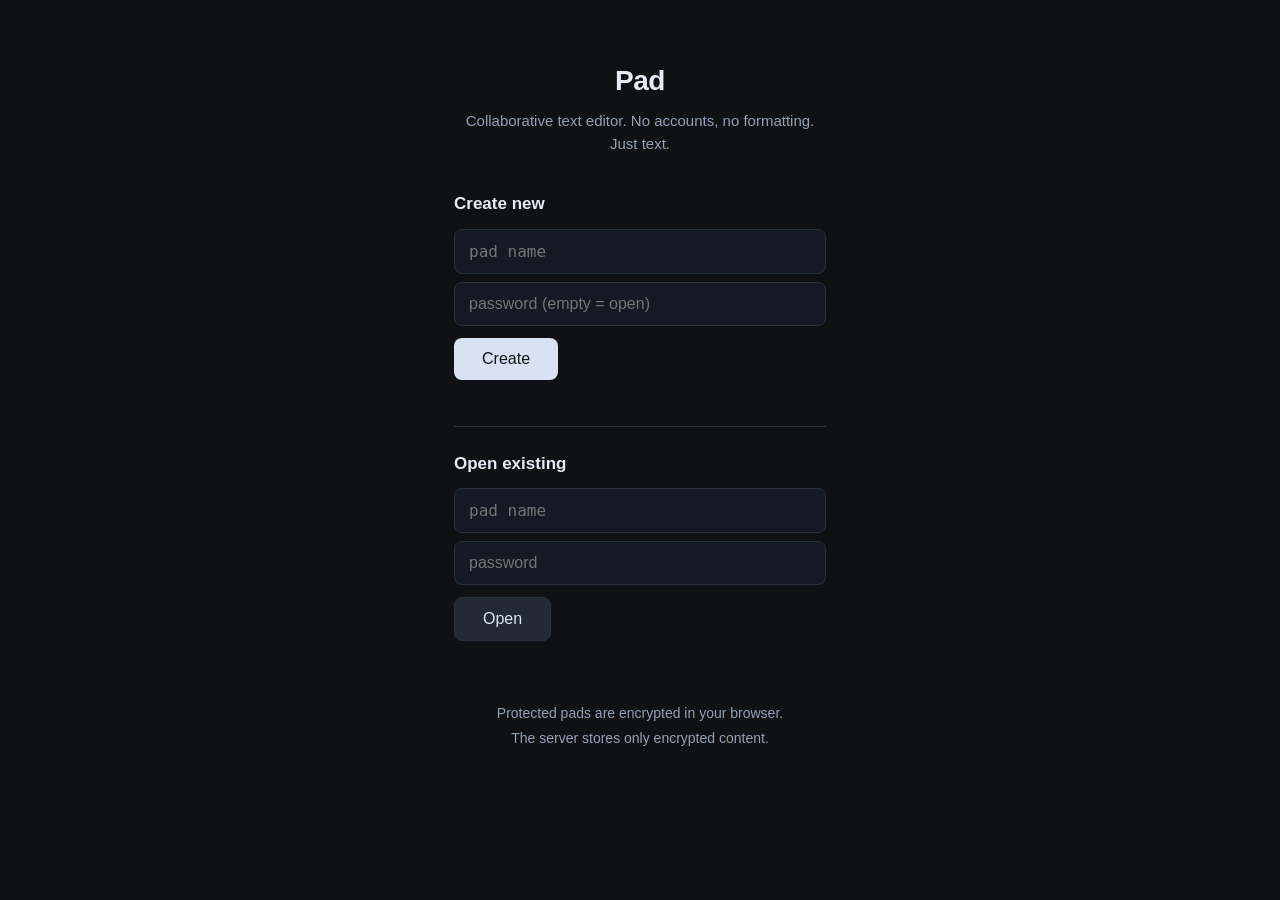
<file: static/index.html>
<!DOCTYPE html>
<html lang="en">
<head>
<meta charset="UTF-8">
<meta name="viewport" content="width=device-width, initial-scale=1.0">
<title>Pad</title>
<meta name="robots" content="noindex, nofollow">
<link rel="stylesheet" href="/static/style.css?v=3">
</head>
<body>
<div class="landing">
  <h1>Pad</h1>
  <p class="subtitle">Collaborative text editor. No accounts, no formatting. Just text.</p>

  <div class="landing-sections">
    <div class="landing-section">
      <h2>Create new</h2>
      <form id="create-form" class="landing-form">
        <input type="text" id="create-name" placeholder="pad name" autocomplete="off" spellcheck="false" required>
        <input type="password" id="create-password" placeholder="password (empty = open)" autocomplete="off">
        <button type="submit" class="btn">Create</button>
      </form>
      <p class="form-hint" id="create-error"></p>
    </div>

    <div class="landing-divider"></div>

    <div class="landing-section">
      <h2>Open existing</h2>
      <form id="open-form" class="landing-form">
        <input type="text" id="open-name" placeholder="pad name" autocomplete="off" spellcheck="false" required>
        <input type="password" id="open-password" placeholder="password" autocomplete="off">
        <button type="submit" class="btn btn-secondary">Open</button>
      </form>
      <p class="form-hint" id="open-error"></p>
    </div>
  </div>

  <div class="landing-info">
    <p>Protected pads are encrypted in your browser.</p>
    <p>The server stores only encrypted content.</p>
  </div>
</div>
<script>
(function() {
  if (!window.isSecureContext) {
    ['create-password', 'open-password'].forEach(function(id) {
      var input = document.getElementById(id);
      input.value = '';
      input.disabled = true;
      input.placeholder = 'passwords require HTTPS';
    });
    document.querySelector('.landing-info').innerHTML =
      '<p>HTTP test mode: create and open pads without a password.</p>' +
      '<p>Password-protected pads require HTTPS.</p>';
  }

  function clean(name) {
    return name.trim().replace(/^\/+/, '').replace(/[^a-zA-Z0-9\-]/g, '');
  }

  // Store password and mode temporarily for the pad page to pick up
  function goToPad(name, password, isCreate) {
    sessionStorage.setItem('pad_password', password || '');
    sessionStorage.setItem('pad_password_for', name);
    if (isCreate) sessionStorage.setItem('pad_create', '1');
    else sessionStorage.removeItem('pad_create');
    window.location.href = '/' + name;
  }

  document.getElementById('create-form').addEventListener('submit', function(e) {
    e.preventDefault();
    var name = clean(document.getElementById('create-name').value);
    var password = document.getElementById('create-password').value;
    var errorEl = document.getElementById('create-error');

    if (!name || name.length < 3) {
      errorEl.textContent = 'Name must be at least 3 characters (letters, numbers, hyphens).';
      return;
    }
    if (name.length > 64) {
      errorEl.textContent = 'Name too long (max 64 characters).';
      return;
    }
    errorEl.textContent = '';
    goToPad(name, password, true);
  });

  document.getElementById('open-form').addEventListener('submit', function(e) {
    e.preventDefault();
    var name = clean(document.getElementById('open-name').value);
    var password = document.getElementById('open-password').value;
    var errorEl = document.getElementById('open-error');

    if (!name || name.length < 3) {
      errorEl.textContent = 'Enter a valid pad name.';
      return;
    }
    errorEl.textContent = '';
    goToPad(name, password, false);
  });
})();
</script>
</body>
</html>
</file>
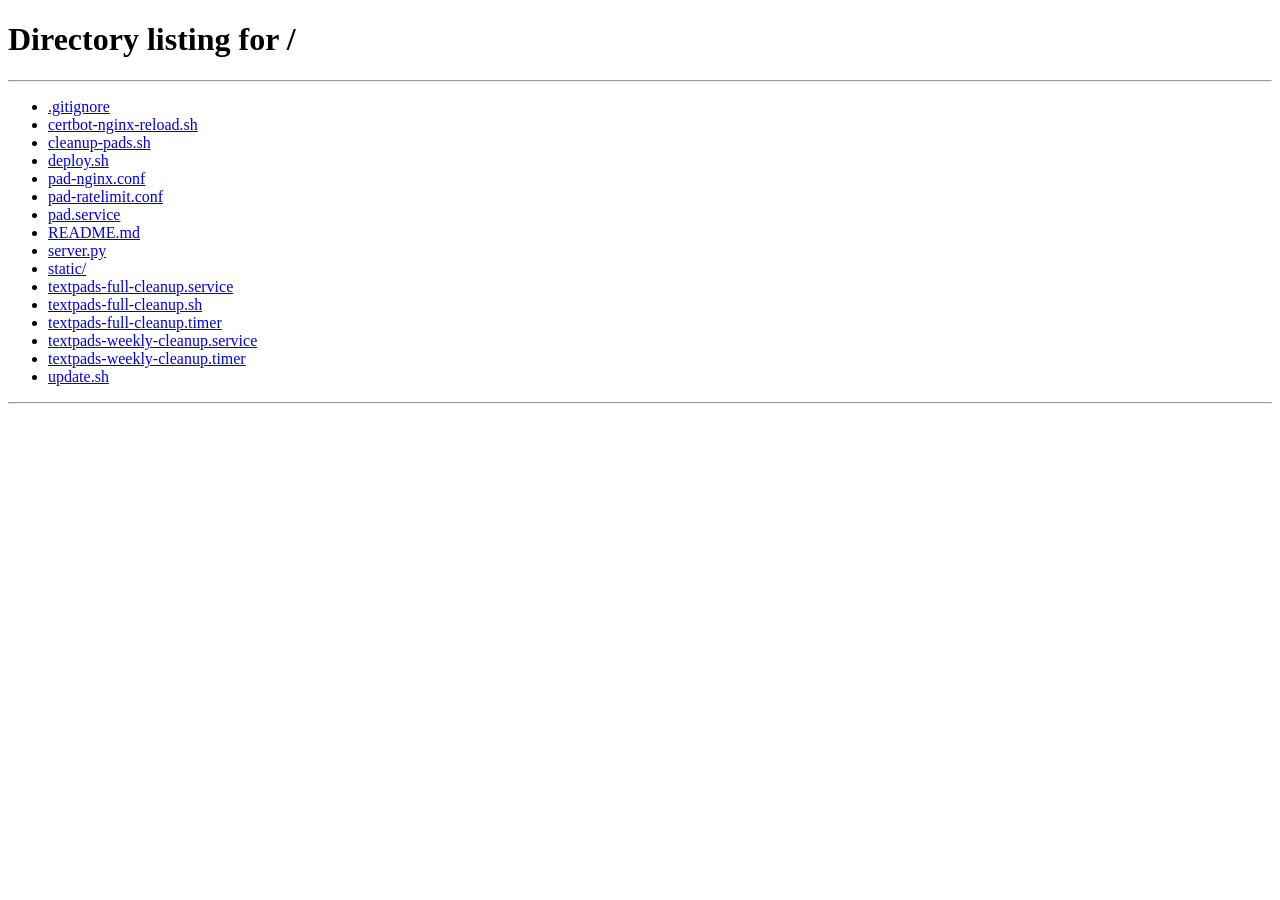
<file: static/pad.html>
<!DOCTYPE html>
<html lang="en">
<head>
<meta charset="UTF-8">
<meta name="viewport" content="width=device-width, initial-scale=1.0">
<title>Pad</title>
<meta name="robots" content="noindex, nofollow">
<link rel="stylesheet" href="/static/style.css?v=4">
</head>
<body class="pad-body">

<div class="overlay" id="auth-overlay" style="display:none">
  <div class="auth-dialog">
    <h2>Enter password</h2>
    <p class="auth-desc">This pad requires a password to access.</p>
    <form id="auth-form">
      <input type="password" id="auth-password" placeholder="password" autocomplete="off" autofocus>
      <button type="submit" class="btn">Open</button>
    </form>
    <p class="auth-error" id="auth-error"></p>
  </div>
</div>

<div class="editor-wrap" id="editor-wrap" style="display:none">
  <div class="toolbar">
    <a href="/" class="toolbar-brand">Pad</a>
    <span class="toolbar-name" id="pad-name"></span>
    <span class="toolbar-lock" id="lock-icon" title="Encrypted"></span>
    <span class="toolbar-spacer"></span>
    <span class="toolbar-info" id="line-info">Ln 1, Col 1</span>
    <span class="toolbar-status" id="status">opening</span>
    <span class="toolbar-clients">all browsers can edit</span>
  </div>
  <div class="editor">
    <div class="gutter" id="gutter" aria-hidden="true"></div>
    <textarea id="text" wrap="off" spellcheck="false" autocomplete="off" autocorrect="off" autocapitalize="off" disabled></textarea>
  </div>
</div>

<script>
(function() {
  const padName = window.location.pathname.replace(/^\/+/, '');
  if (!padName || padName === 'index.html' || padName.startsWith('static/')) {
    window.location.href = '/';
    return;
  }

  const subtle = window.crypto && window.crypto.subtle;
  const textarea = document.getElementById('text');
  const gutter = document.getElementById('gutter');
  const statusEl = document.getElementById('status');
  const lineInfoEl = document.getElementById('line-info');
  const authOverlay = document.getElementById('auth-overlay');
  const editorWrap = document.getElementById('editor-wrap');
  const authError = document.getElementById('auth-error');
  const lockIcon = document.getElementById('lock-icon');

  let password = '';
  let wantsCreate = false;
  let authHash = '';
  let aesKey = null;
  let encrypted = false;
  let version = 0;
  let dirty = false;
  let saving = false;
  let saveTimer = null;
  let retryTimer = null;
  let pollTimer = null;
  let opened = false;

  document.getElementById('pad-name').textContent = padName;
  document.title = padName + ' \u2014 Pad';

  function bytesToHex(bytes) {
    return Array.from(bytes, function(byte) {
      return byte.toString(16).padStart(2, '0');
    }).join('');
  }

  function hexToBytes(hex) {
    const bytes = new Uint8Array(hex.length / 2);
    for (let index = 0; index < hex.length; index += 2) {
      bytes[index / 2] = parseInt(hex.slice(index, index + 2), 16);
    }
    return bytes;
  }

  function randomHex(length) {
    return bytesToHex(crypto.getRandomValues(new Uint8Array(length)));
  }

  async function deriveKey(rawPassword, salt) {
    const material = await subtle.importKey(
      'raw', new TextEncoder().encode(rawPassword), 'PBKDF2', false, ['deriveKey']
    );
    return subtle.deriveKey(
      { name: 'PBKDF2', salt: hexToBytes(salt), iterations: 600000, hash: 'SHA-256' },
      material,
      { name: 'AES-GCM', length: 256 },
      false,
      ['encrypt', 'decrypt']
    );
  }

  async function deriveAuthHash(rawPassword, salt) {
    const material = await subtle.importKey(
      'raw', new TextEncoder().encode(rawPassword), 'PBKDF2', false, ['deriveBits']
    );
    const bits = await subtle.deriveBits(
      { name: 'PBKDF2', salt: hexToBytes(salt), iterations: 600000, hash: 'SHA-256' },
      material,
      256
    );
    return bytesToHex(new Uint8Array(bits));
  }

  async function encryptText(text) {
    if (!encrypted) return text;
    const iv = crypto.getRandomValues(new Uint8Array(12));
    const ciphertext = await subtle.encrypt(
      { name: 'AES-GCM', iv: iv }, aesKey, new TextEncoder().encode(text)
    );
    const combined = new Uint8Array(iv.length + ciphertext.byteLength);
    combined.set(iv);
    combined.set(new Uint8Array(ciphertext), iv.length);
    return btoa(String.fromCharCode.apply(null, combined));
  }

  async function decryptText(text) {
    if (!encrypted || !text) return text || '';
    try {
      const raw = Uint8Array.from(atob(text), function(char) { return char.charCodeAt(0); });
      const plaintext = await subtle.decrypt(
        { name: 'AES-GCM', iv: raw.slice(0, 12) }, aesKey, raw.slice(12)
      );
      return new TextDecoder().decode(plaintext);
    } catch (error) {
      throw new Error('Unable to decrypt this pad');
    }
  }

  function apiHeaders(includeJson) {
    const headers = {};
    if (includeJson) headers['Content-Type'] = 'application/json';
    if (authHash) headers['X-Pad-Auth'] = authHash;
    return headers;
  }

  function setStatus(text, type) {
    statusEl.textContent = text;
    statusEl.className = 'toolbar-status status-' + type;
  }

  function showEditor() {
    authOverlay.style.display = 'none';
    editorWrap.style.display = '';
    textarea.disabled = false;
    opened = true;
    resizeEditor();
    updateGutter();
    updateLineInfo();
    textarea.focus();
  }

  function showAuth(message, passwordAllowed) {
    editorWrap.style.display = 'none';
    authOverlay.style.display = '';
    authError.textContent = message || '';
    const form = document.getElementById('auth-form');
    form.style.display = passwordAllowed === false ? 'none' : '';
    if (passwordAllowed === false) return;
    const input = document.getElementById('auth-password');
    input.value = '';
    input.focus();
  }

  function resizeEditor() {
    textarea.style.height = 'auto';
    textarea.style.height = textarea.scrollHeight + 'px';
  }

  function updateGutter() {
    const count = textarea.value.split('\n').length;
    let html = '';
    for (let line = 1; line <= count; line++) {
      html += '<div class="gutter-line">' + line + '</div>';
    }
    gutter.innerHTML = html;
  }

  function updateLineInfo() {
    const before = textarea.value.slice(0, textarea.selectionStart);
    const line = before.split('\n').length;
    const column = textarea.selectionStart - before.lastIndexOf('\n');
    const total = textarea.value.split('\n').length;
    lineInfoEl.textContent = 'Ln ' + line + '/' + total + ', Col ' + column;
  }

  function applyRemoteText(text) {
    const position = textarea.selectionStart;
    const scrollY = window.scrollY;
    textarea.value = text;
    resizeEditor();
    updateGutter();
    textarea.selectionStart = textarea.selectionEnd = Math.min(position, text.length);
    updateLineInfo();
    window.scrollTo(0, scrollY);
  }

  async function fetchDocument(since) {
    const suffix = since === undefined ? '' : '?since=' + encodeURIComponent(since);
    return fetch('/api/pads/' + encodeURIComponent(padName) + suffix, {
      headers: apiHeaders(false),
      cache: 'no-store'
    });
  }

  async function poll() {
    if (!opened || dirty || saving) return;
    try {
      const response = await fetchDocument(version);
      if (response.status === 204) return;
      if (!response.ok) throw new Error('update check failed');
      const data = await response.json();
      const remoteText = await decryptText(data.text);
      version = data.version;
      if (remoteText !== textarea.value) applyRemoteText(remoteText);
      setStatus('saved', 'ok');
    } catch (error) {
      setStatus('offline; retrying', 'warn');
    }
  }

  async function save() {
    clearTimeout(retryTimer);
    if (!opened || !dirty || saving) return;
    saving = true;
    const snapshot = textarea.value;
    const baseVersion = version;
    setStatus('saving', 'warn');
    try {
      const response = await fetch('/api/pads/' + encodeURIComponent(padName), {
        method: 'PUT',
        headers: apiHeaders(true),
        body: JSON.stringify({
          text: await encryptText(snapshot),
          version: baseVersion
        })
      });
      if (response.status === 409) {
        const latest = await response.json();
        version = latest.version;
        dirty = true;
        saving = false;
        setStatus('changed elsewhere; type again to save yours', 'warn');
        return;
      }
      if (!response.ok) throw new Error('save failed');
      const result = await response.json();
      version = result.version;
      dirty = textarea.value !== snapshot;
      saving = false;
      setStatus(dirty ? 'unsaved' : 'saved', dirty ? 'warn' : 'ok');
      if (dirty) scheduleSave(50);
    } catch (error) {
      saving = false;
      dirty = true;
      setStatus('offline; save retrying', 'warn');
      retryTimer = setTimeout(save, 1500);
    }
  }

  function scheduleSave(delay) {
    clearTimeout(saveTimer);
    saveTimer = setTimeout(save, delay === undefined ? 250 : delay);
  }

  async function createPad(meta) {
    encrypted = password.length > 0;
    let authSalt = '';
    let encSalt = '';
    if (encrypted) {
      authSalt = randomHex(16);
      encSalt = randomHex(16);
      authHash = await deriveAuthHash(password, authSalt);
      aesKey = await deriveKey(password, encSalt);
      lockIcon.textContent = '\u{1F512}';
    }
    const response = await fetch('/api/pads/' + encodeURIComponent(padName), {
      method: 'PUT',
      headers: apiHeaders(true),
      body: JSON.stringify({
        create: true,
        encrypted: encrypted,
        auth_salt: authSalt,
        auth_hash: authHash,
        enc_salt: encSalt,
        text: await encryptText(''),
        version: 0
      })
    });
    if (!response.ok) throw new Error('Unable to create pad');
    version = (await response.json()).version;
    applyRemoteText('');
    showEditor();
    setStatus('saved', 'ok');
  }

  async function openPad(meta) {
    encrypted = meta.encrypted;
    if (encrypted) {
      if (!subtle) {
        showAuth('Password-protected pads require HTTPS.', false);
        return;
      }
      if (!password) {
        showAuth('');
        return;
      }
      authHash = await deriveAuthHash(password, meta.auth_salt);
      aesKey = await deriveKey(password, meta.enc_salt);
      lockIcon.textContent = '\u{1F512}';
    }
    const response = await fetchDocument();
    if (response.status === 403) {
      authHash = '';
      aesKey = null;
      showAuth('Authentication failed.');
      return;
    }
    if (!response.ok) throw new Error('Unable to open pad');
    const data = await response.json();
    applyRemoteText(await decryptText(data.text));
    version = data.version;
    dirty = false;
    showEditor();
    setStatus('saved', 'ok');
  }

  async function initialize() {
    try {
      setStatus('opening', 'warn');
      const response = await fetch('/api/pads/' + encodeURIComponent(padName) + '/meta', {
        cache: 'no-store'
      });
      if (!response.ok) throw new Error('Unable to read pad metadata');
      const meta = await response.json();
      if (!meta.exists) {
        if (!wantsCreate) {
          showAuth('Pad does not exist. Create it from the home page without a password.', false);
          return;
        }
        await createPad(meta);
      } else {
        await openPad(meta);
      }
      if (!pollTimer) pollTimer = setInterval(poll, 500);
    } catch (error) {
      setStatus(error.message || 'Unable to open pad', 'err');
      if (!opened) showAuth(error.message || 'Unable to open pad');
    }
  }

  document.getElementById('auth-form').addEventListener('submit', function(event) {
    event.preventDefault();
    password = document.getElementById('auth-password').value;
    authError.textContent = '';
    initialize();
  });

  textarea.addEventListener('input', function() {
    dirty = true;
    resizeEditor();
    updateGutter();
    updateLineInfo();
    setStatus('unsaved', 'warn');
    scheduleSave();
  });
  textarea.addEventListener('click', updateLineInfo);
  textarea.addEventListener('keyup', updateLineInfo);
  textarea.addEventListener('keydown', function(event) {
    if (event.key !== 'Tab') return;
    event.preventDefault();
    const start = textarea.selectionStart;
    const end = textarea.selectionEnd;
    textarea.value = textarea.value.slice(0, start) + '  ' + textarea.value.slice(end);
    textarea.selectionStart = textarea.selectionEnd = start + 2;
    textarea.dispatchEvent(new Event('input', { bubbles: true }));
  });

  let resizeTimer;
  window.addEventListener('resize', function() {
    clearTimeout(resizeTimer);
    resizeTimer = setTimeout(function() {
      resizeEditor();
      updateGutter();
    }, 100);
  });

  const storedFor = sessionStorage.getItem('pad_password_for');
  const storedPassword = sessionStorage.getItem('pad_password');
  if (storedFor === padName && storedPassword !== null) {
    password = storedPassword;
    wantsCreate = sessionStorage.getItem('pad_create') === '1';
    sessionStorage.removeItem('pad_password');
    sessionStorage.removeItem('pad_password_for');
    sessionStorage.removeItem('pad_create');
  }
  initialize();
})();
</script>
</body>
</html>
</file>
<file: static/style.css>
*, *::before, *::after {
  box-sizing: border-box;
  margin: 0;
  padding: 0;
}

:root {
  --bg: #0f1115;
  --panel: #171b22;
  --fg: #e6ecf5;
  --muted: #93a0b4;
  --border: #2a3240;
  --gutter-bg: #141922;
  --toolbar-bg: #12161d;
  --btn-bg: #d9e2f2;
  --btn-fg: #10141c;
  --btn-sec-bg: #232a36;
  --btn-sec-fg: #dce4f2;
  --input-bg: #141923;
  --accent: #7cc4ff;
  --mono: "SF Mono", "Menlo", "Consolas", "DejaVu Sans Mono", monospace;
  --sans: -apple-system, BlinkMacSystemFont, "Segoe UI", Roboto, "Helvetica Neue", Arial, sans-serif;
}

html, body {
  height: 100%;
  font-family: var(--sans);
  background: var(--bg);
  color: var(--fg);
  font-size: 16px;
  line-height: 1.5;
  -webkit-text-size-adjust: 100%;
}

::selection {
  background: rgba(124, 196, 255, 0.28);
}

/* --- Landing page --- */

.landing {
  max-width: 420px;
  margin: 0 auto;
  padding: 60px 24px 40px;
  text-align: center;
}

.landing h1 {
  font-size: 28px;
  font-weight: 600;
  margin-bottom: 8px;
  letter-spacing: -0.5px;
}

.subtitle {
  color: var(--muted);
  margin-bottom: 36px;
  font-size: 15px;
}

.landing-sections {
  text-align: left;
}

.landing-section h2 {
  font-size: 17px;
  font-weight: 600;
  margin-bottom: 12px;
}

.landing-divider {
  border-top: 1px solid var(--border);
  margin: 24px 0;
}

.landing-form {
  display: flex;
  flex-direction: column;
  gap: 8px;
}

/* 16px minimum prevents iOS auto-zoom on focus */
.landing-form input {
  padding: 12px 14px;
  border: 1px solid var(--border);
  border-radius: 8px;
  font-size: 16px;
  font-family: var(--sans);
  background: var(--input-bg);
  color: var(--fg);
  outline: none;
}

.landing-form input[type="text"] {
  font-family: var(--mono);
}

.landing-form input:focus {
  border-color: var(--accent);
}

.landing-form .btn {
  align-self: flex-start;
  margin-top: 4px;
}

.form-hint {
  color: #ff8d8d;
  font-size: 14px;
  min-height: 18px;
  margin-top: 4px;
}

.btn {
  display: inline-block;
  padding: 12px 28px;
  border: none;
  border-radius: 8px;
  font-size: 16px;
  font-family: var(--sans);
  cursor: pointer;
  background: var(--btn-bg);
  color: var(--btn-fg);
  transition: opacity 0.15s;
  -webkit-tap-highlight-color: transparent;
}

.btn:hover {
  opacity: 0.85;
}

.btn:active {
  opacity: 0.7;
}

.btn-secondary {
  background: var(--btn-sec-bg);
  color: var(--btn-sec-fg);
  border: 1px solid var(--border);
}

.landing-info {
  margin-top: 40px;
  color: var(--muted);
  font-size: 14px;
  text-align: center;
}

.landing-info p {
  margin-bottom: 4px;
}

/* --- Auth dialog --- */

.overlay {
  position: fixed;
  inset: 0;
  background: var(--bg);
  display: flex;
  align-items: center;
  justify-content: center;
  z-index: 100;
  padding: 24px;
}

.auth-dialog {
  max-width: 360px;
  width: 100%;
  text-align: center;
}

.auth-dialog h2 {
  font-size: 20px;
  font-weight: 600;
  margin-bottom: 8px;
}

.auth-desc {
  color: var(--muted);
  font-size: 14px;
  margin-bottom: 20px;
}

.auth-dialog form {
  display: flex;
  gap: 8px;
}

.auth-dialog input {
  flex: 1;
  padding: 12px 14px;
  border: 1px solid var(--border);
  border-radius: 8px;
  font-size: 16px;
  font-family: var(--sans);
  background: var(--input-bg);
  color: var(--fg);
  outline: none;
  min-width: 0;
}

.auth-dialog input:focus {
  border-color: var(--accent);
}

.auth-error {
  color: #ff8d8d;
  font-size: 14px;
  margin-top: 12px;
  min-height: 20px;
}

/* --- Pad page --- */

.pad-body {
  display: block;
  overflow-y: auto;
  min-height: 100dvh;
}

.editor-wrap {
  display: block;
  min-height: 100dvh;
}

.toolbar {
  display: flex;
  align-items: center;
  gap: 12px;
  padding: 8px 12px;
  background: var(--toolbar-bg);
  border-bottom: 1px solid var(--border);
  font-size: 14px;
  flex-shrink: 0;
  min-height: 40px;
  position: sticky;
  top: 0;
  z-index: 10;
}

.toolbar-brand {
  font-weight: 600;
  text-decoration: none;
  color: var(--fg);
  flex-shrink: 0;
  padding: 2px 0;
}

.toolbar-name {
  font-family: var(--mono);
  color: var(--muted);
  font-size: 13px;
  white-space: nowrap;
  overflow: hidden;
  text-overflow: ellipsis;
  min-width: 0;
}

.toolbar-lock {
  font-size: 14px;
  flex-shrink: 0;
}

.toolbar-spacer {
  flex: 1;
}

.toolbar-info {
  color: var(--muted);
  font-family: var(--mono);
  font-size: 13px;
  white-space: nowrap;
  flex-shrink: 0;
}

.toolbar-status {
  font-size: 13px;
  white-space: nowrap;
  flex-shrink: 0;
}

.status-ok { color: #77d277; }
.status-warn { color: #ffd166; }
.status-err { color: #ff8d8d; }

.toolbar-clients {
  color: var(--muted);
  font-size: 13px;
  white-space: nowrap;
  flex-shrink: 0;
}

.editor {
  display: flex;
  overflow: visible;
  min-width: 0;
  align-items: flex-start;
}

.gutter {
  width: 48px;
  background: var(--gutter-bg);
  border-right: 1px solid var(--border);
  flex-shrink: 0;
  padding: 10px 0 18px;
  user-select: none;
  -webkit-user-select: none;
}

.gutter-line {
  font-family: var(--mono);
  font-size: 15px;
  line-height: 1.5;
  height: 1.5em;
  text-align: right;
  padding-right: 8px;
  color: #738099;
  overflow: hidden;
}

#text {
  flex: 1;
  display: block;
  width: 100%;
  height: auto;
  min-width: 0;
  min-height: calc(100dvh - 41px);
  border: none;
  outline: none;
  resize: none;
  overflow: auto;
  padding: 10px 14px 18px;
  font-family: var(--mono);
  font-size: 15px;
  line-height: 1.5;
  background: var(--panel);
  color: var(--fg);
  white-space: pre;
  tab-size: 2;
  -moz-tab-size: 2;
  -webkit-overflow-scrolling: touch;
}

#text::placeholder {
  color: #70809a;
}

/* --- Tablet (portrait) --- */

@media (max-width: 768px) {
  .toolbar {
    gap: 10px;
    padding: 8px 10px;
  }

  .toolbar-name {
    max-width: 160px;
  }

  .gutter {
    width: 44px;
  }
}

/* --- Phone --- */

@media (max-width: 600px) {
  .landing {
    padding: 40px 20px 24px;
  }

  .landing h1 {
    font-size: 24px;
  }

  .subtitle {
    font-size: 14px;
    margin-bottom: 28px;
  }

  .landing-form .btn {
    align-self: stretch;
    text-align: center;
  }

  .toolbar {
    gap: 6px;
    padding: 6px 8px;
    min-height: 36px;
  }

  .toolbar-brand {
    font-size: 13px;
  }

  .toolbar-name {
    font-size: 11px;
    max-width: 120px;
  }

  .toolbar-info {
    display: none;
  }

  .toolbar-status {
    font-size: 11px;
  }

  .toolbar-clients {
    font-size: 11px;
  }

  .gutter {
    width: 36px;
    padding: 8px 0 16px;
  }

  .gutter-line {
    font-size: 13px;
    padding-right: 4px;
  }

  /* 16px prevents iOS zoom; slightly larger line-height for touch */
  #text {
    font-size: 16px;
    line-height: 1.5;
    padding: 8px 10px;
  }

  .auth-dialog form {
    flex-direction: column;
  }

  .auth-dialog input {
    width: 100%;
  }

  .auth-dialog .btn {
    width: 100%;
    text-align: center;
  }
}

/* --- Small phone --- */

@media (max-width: 380px) {
  .toolbar-name {
    max-width: 80px;
    font-size: 10px;
  }

  .toolbar-lock {
    display: none;
  }

  .gutter {
    width: 30px;
  }

  .gutter-line {
    font-size: 11px;
    padding-right: 3px;
  }
}

/* --- Landscape phone --- */

@media (max-height: 500px) and (orientation: landscape) {
  .toolbar {
    min-height: 32px;
    padding: 4px 8px;
  }

  .landing {
    padding: 20px 24px;
  }
}
</file>
